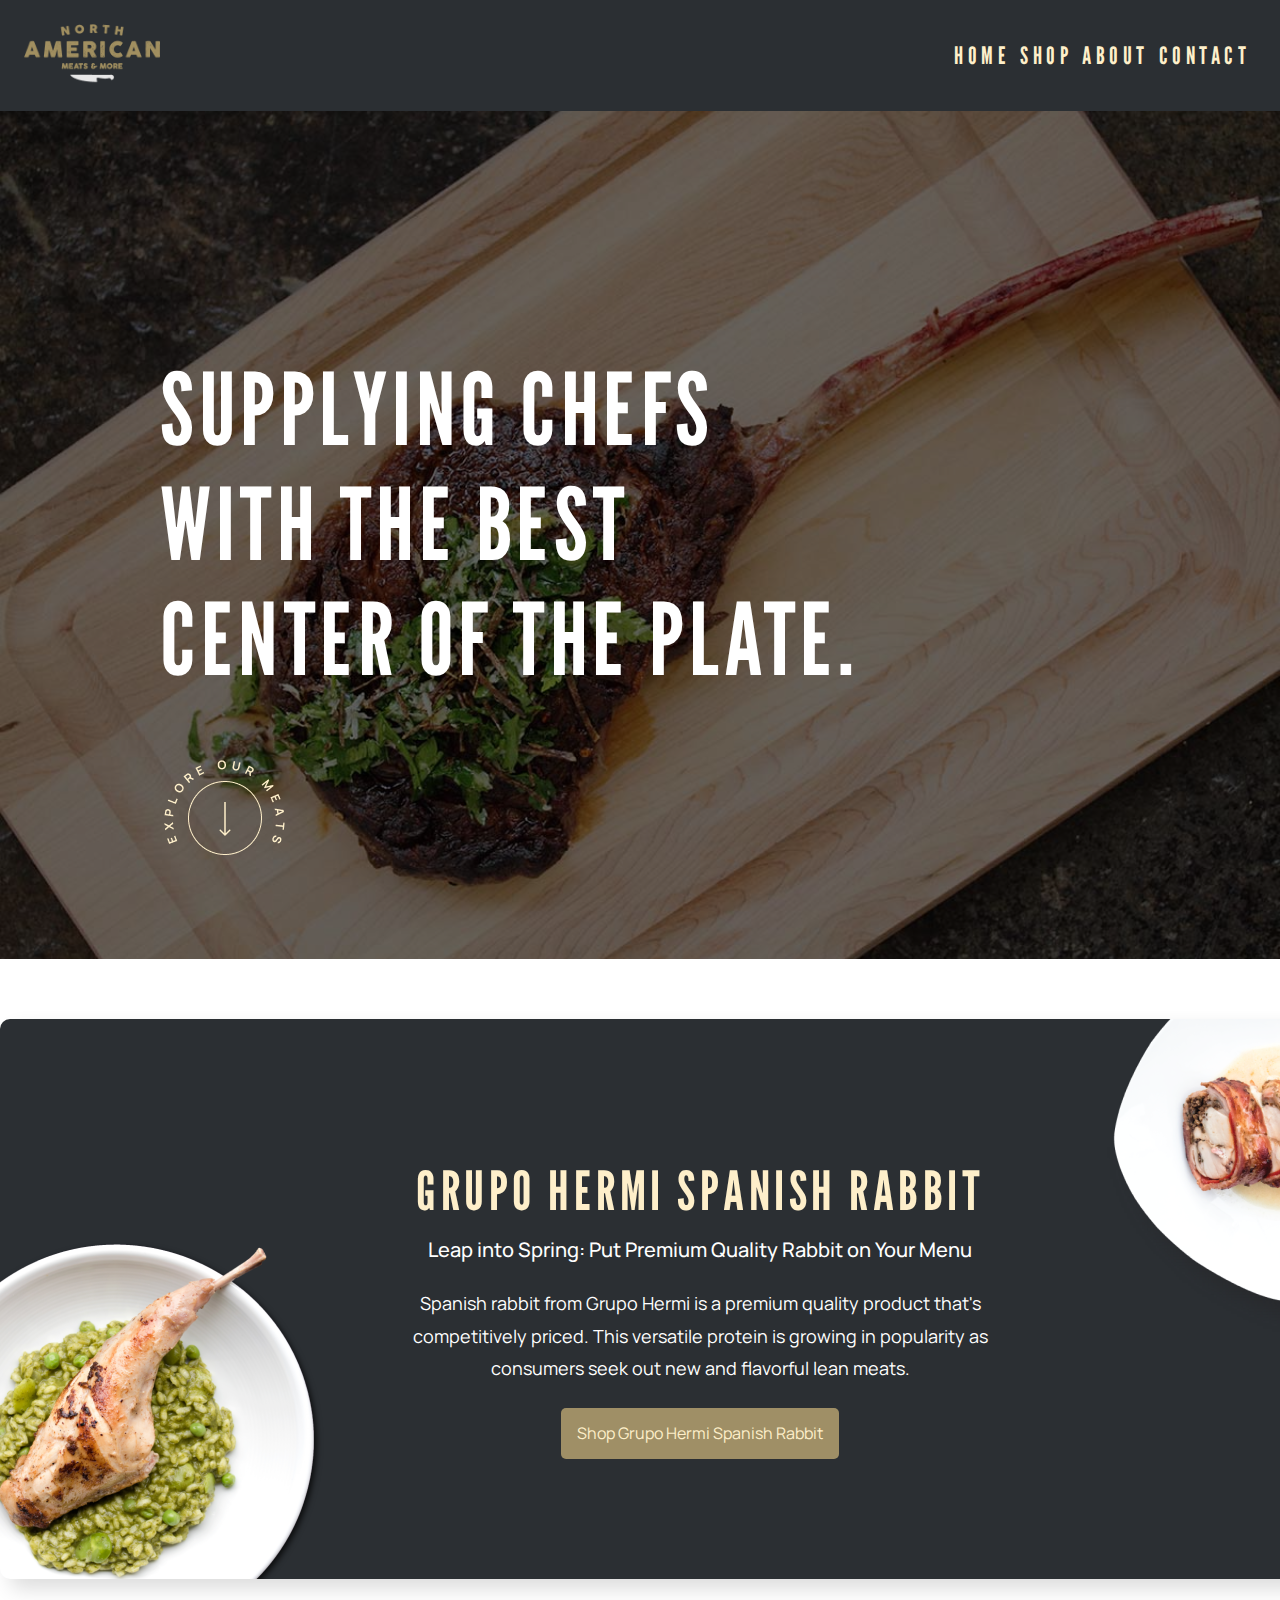
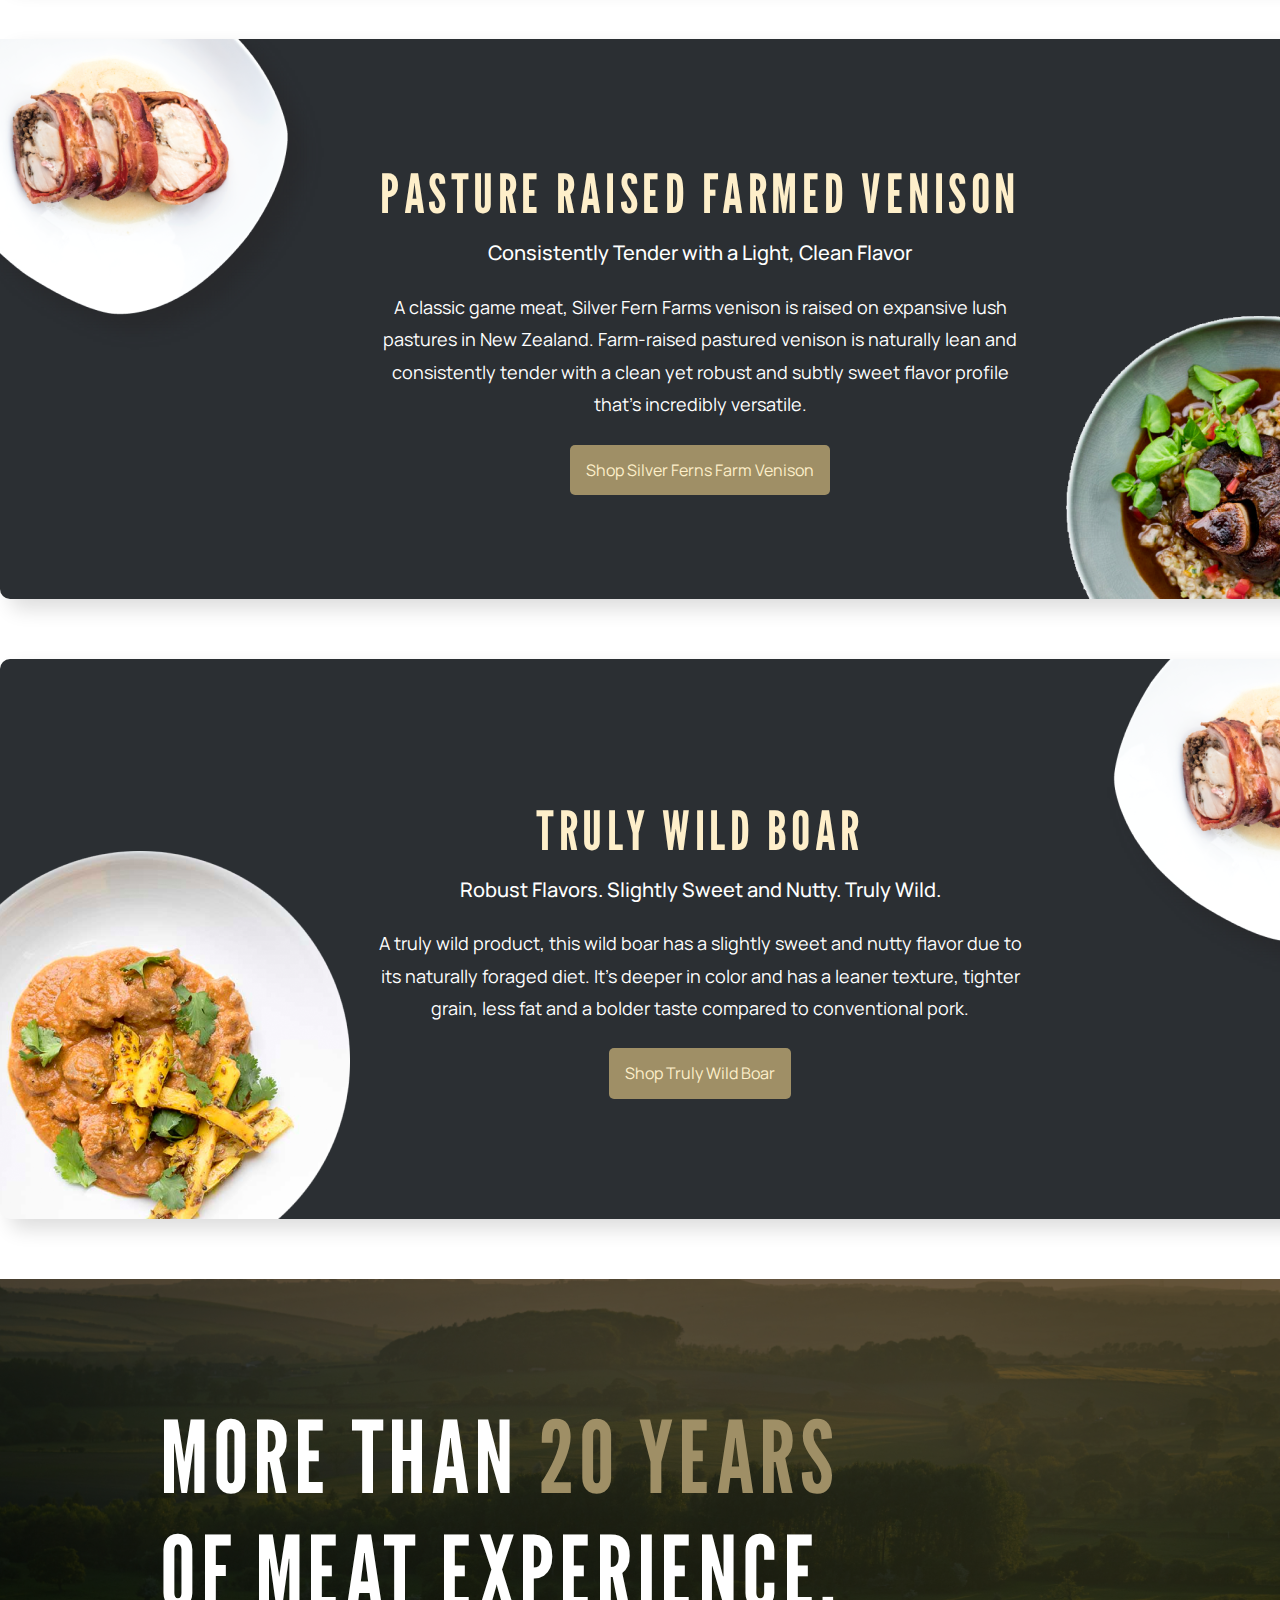
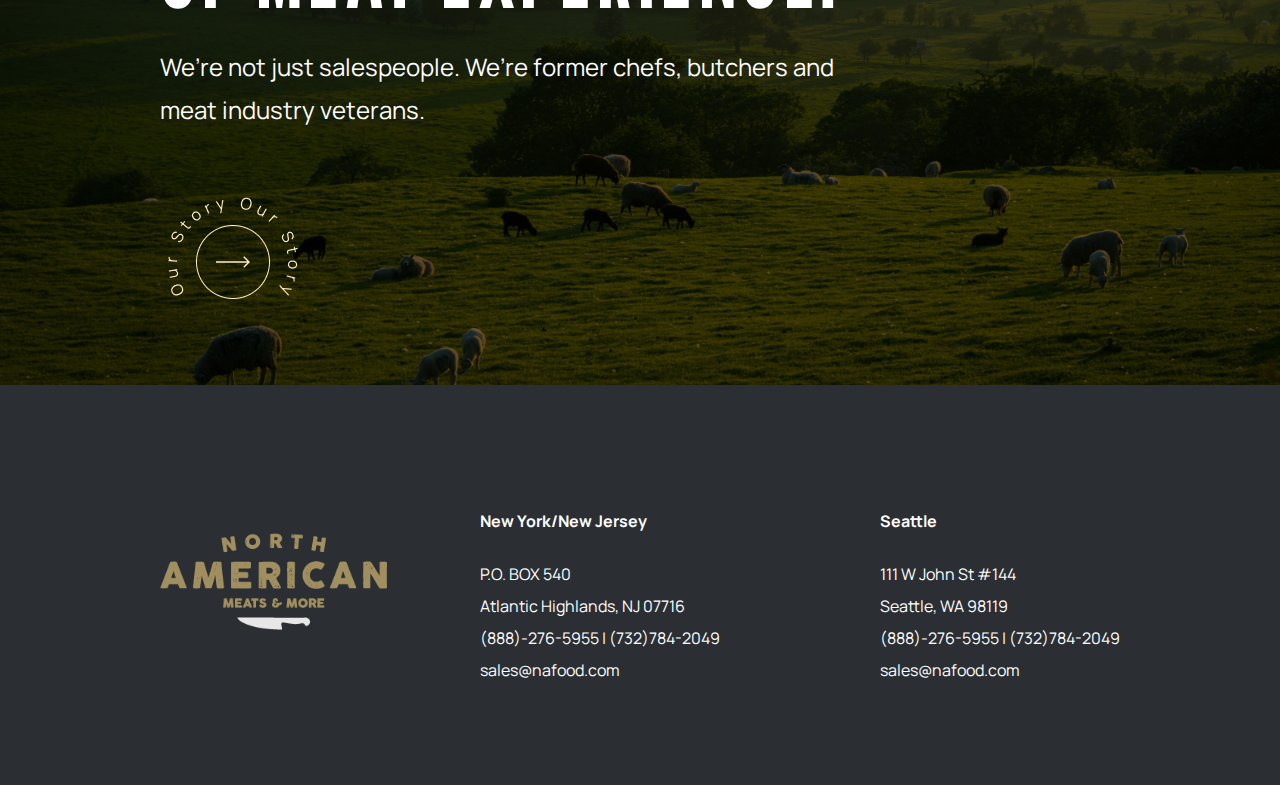
<file: index.html>
<!DOCTYPE html>
<html lang="en">
<head>
  <meta charset="UTF-8">
  <meta http-equiv="X-UA-Compatible" content="IE=edge">
  <meta name="viewport" content="width=device-width, initial-scale=1.0">
  <title>NA Meats & More - Top Quality Specialty Meats</title>

  <link rel="stylesheet" href="styles/normalize.css">
  <link rel="stylesheet" href="styles/styles.css">
</head>
<body>
  <nav class="nav-bar">
    <div class="logo">
      <img src="assets/logo-primary-300.1.png">
    </div>
    <ul class="nav-links">
      <li><a href="#home">Home</a></li>
      <li><a href="products.html">Shop</a></li>
      <li><a href="#about">About</a></li>
      <li><a href="#contact">Contact</a></li>
    </ul>
  </nav>

  <div class="hero-section">
    <div class="hero-inner">
      <p class="hero-text">
        Supplying Chefs with the Best Center of the Plate.
      </p>

      <div class="ellipse">
        <a href="#mea"><img src="assets/pointer ellipse down.png"></a>
      </div>
    </div>
  </div>

  <div id="meats"></div>

  <!-- card showing the rabbit info -->
  <div class="rabbit container">
    <img src="assets/rabbit-section-image-2.png" class="rabbit-image-right">
    <div class="container-inner">
      <h2>GRUPO HERMI SPANISH RABBIT</h2>
      <h4>Leap into Spring: Put Premium Quality Rabbit on Your Menu</h4>
      <p>Spanish rabbit from Grupo Hermi is a premium quality product that's 
        competitively priced. This versatile protein is growing in popularity 
        as consumers seek out new and flavorful lean meats.</p>
      <button>Shop Grupo Hermi Spanish Rabbit</button>
    </div>
  </div>

  <!-- card showing venison -->
  <div class="venison container">
    <img src="assets/venison-image-left.png" class="venison-image-right">
    <div class="container-inner">
      <h2>PASTURE RAISED FARMED VENISON</h2>
      <h4>Consistently Tender with a Light, Clean Flavor</h4>
      <p>A classic game meat, Silver Fern Farms venison is raised on expansive lush 
         pastures in New Zealand. Farm-raised pastured venison is naturally lean and 
         consistently tender with a clean yet robust and subtly sweet flavor profile 
         that's incredibly versatile.</p>
      <button>Shop Silver Ferns Farm Venison</button>
    </div>
  </div>

  <!-- card showing the wild boar info -->
  <div class="wild-boar container">
    <img src="assets/wild-boar-image-right.png" class="wild-boar-image-right">
    <div class="container-inner">
      <h2>TRULY WILD BOAR</h2>
      <h4>Robust Flavors. Slightly Sweet and Nutty. Truly Wild.</h4>
      <p>A truly wild product, this wild boar has a slightly sweet and nutty flavor 
         due to its naturally foraged diet. It's deeper in color and has a leaner texture, 
         tighter grain, less fat and a bolder taste compared to conventional pork.</p>
      <button>Shop Truly Wild Boar</button>
    </div>
  </div>

  <div class="secondary-hero">
    <div class="secondary-hero-inner">
      <p class="secondary-hero-hero">
        More than <span class="yellow">20 years</span> of meat experience.
      </p>
      <p class="secondary-hero-text">We’re not just salespeople. We’re former chefs, butchers and meat industry veterans.</p>

      <div class="ellipse">
        <img src="assets/our-story-cta.png">
      </div>
    </div>
  </div>

  <div class="footer">
    <div class="footer-logo">
      <img src="../assets/logo-primary-300.1.png">
    </div>
    <div class="footer-text">
      <div id="ny">
        <h4>New York/New Jersey</h4>
        <p>P.O. BOX 540<br>
           Atlantic Highlands, NJ 07716<br>
           (888)-276-5955 | (732)784-2049<br>
           sales@nafood.com
        </p>
      </div>
      <div id="seattle">
        <h4>Seattle</h4>
        <p>111 W John St #144<br>
           Seattle, WA 98119<br>
           (888)-276-5955 | (732)784-2049<br>
           sales@nafood.com
        </p>
      </div>
    </div>
  </div>

</body>
</html>
</file>
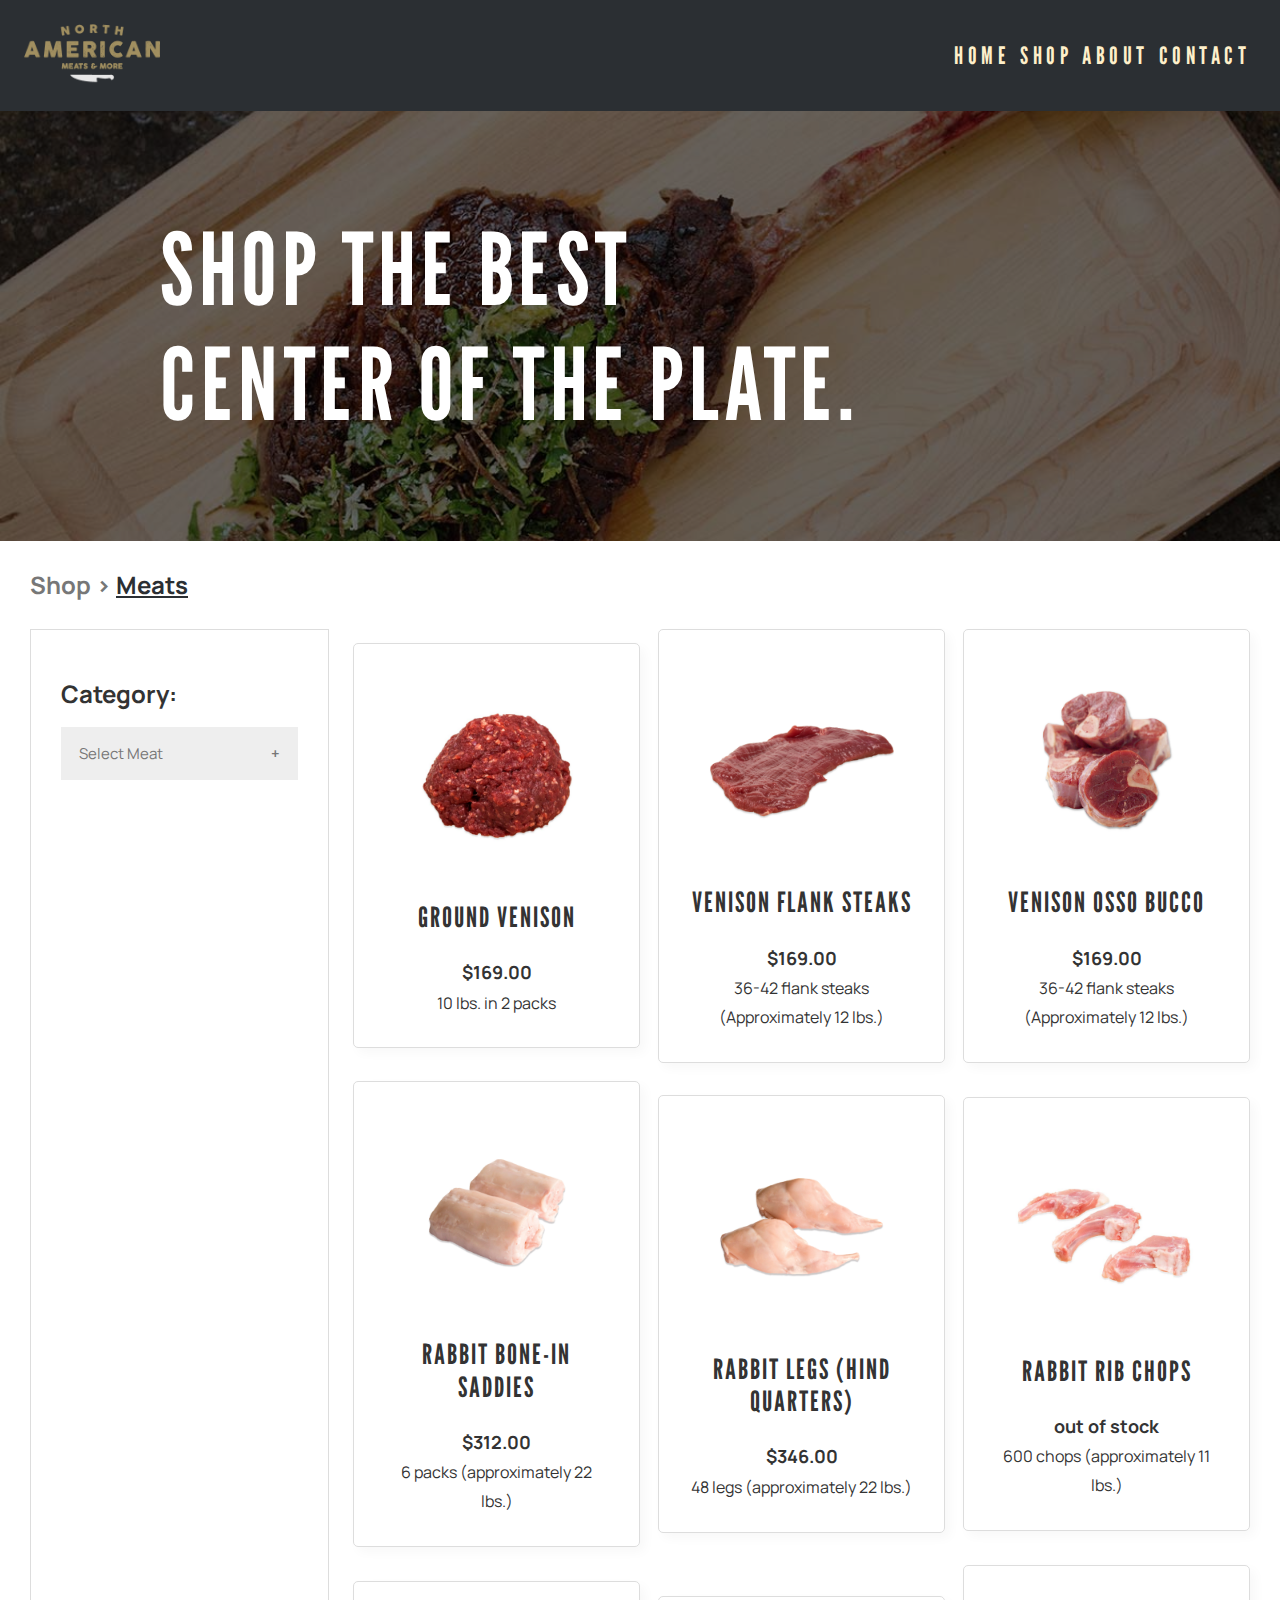
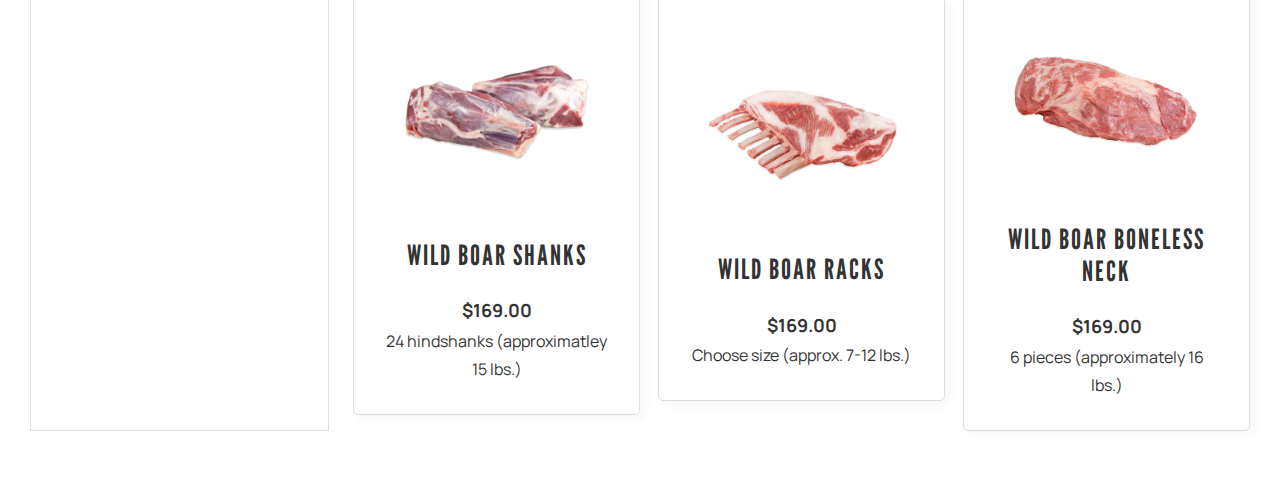
<file: products.html>
<!DOCTYPE html>
<html lang="en">
<head>
  <meta charset="UTF-8">
  <meta http-equiv="X-UA-Compatible" content="IE=edge">
  <meta name="viewport" content="width=device-width, initial-scale=1.0">
  <title>Shop - NA Meats & More</title>

  <link rel="stylesheet" href="styles/normalize.css">
  <link rel="stylesheet" href="styles/styles.css">
</head>
<body>

    <nav class="nav-bar">
        <div class="logo">
          <img src="assets/logo-primary-300.1.png">
        </div>
        <ul class="nav-links">
          <li><a href="#home">Home</a></li>
          <li><a href="#shop">Shop</a></li>
          <li><a href="#about">About</a></li>
          <li><a href="#contact">Contact</a></li>
        </ul>
      </nav>
    
      <div class="shop-hero">
        <div class="hero-inner">
          <p class="hero-text">
            Shop the Best Center of the Plate.
          </p>
    
        </div>
      </div>

      <div class="product-heading">
        <h2>Shop > <span class="active-category">Meats</span></h>
      </div>

    <div class="all-products">

        <div class="product-sidebar">
          <h2>Category:</h2>
          <button class="accordion">Select Meat</button>
            <div class="panel">
                <a href="#">All Meats</a>
                <a href="#">Rabbit</a>
                <a href="#">Venison</a>
                <a href="#">Wild Boar</a>
            </div>
          
        </div>
        <div id="product-container">

        </div>

    </div>

    <script src="scripts/script.js"></script>
</body>
</html>
</file>
<file: styles/styles.css>
@import url('https://fonts.googleapis.com/css2?family=League+Gothic&family=Manrope:wght@300;400;500;700;800&display=swap');

/* html, body {
  margin: 0;
} */

body {
  font-family:"Manrope", Arial, Helvetica, sans-serif;
  color: #333333;
}

p {
  margin: 0;
}

/* styling the nav bar */

.nav-bar {
  background-color: #2B2F33;
  /* opacity: 80%; */
  /* position: fixed; */
  top: 0;
  left: 0;
  width: 100%;
  /* padding: 30px; */
  display: flex;
  justify-content: space-between;
  align-items: center;
  z-index: 100;
}

.logo {
  margin-right: auto;
  padding: 24px;
}

.logo img {
  height: 60px;
  width: auto;
}

.nav-links {
  list-style-type: none;
  display: flex;
  padding-right: 30px;
}

.nav-links li {
  margin-left: 10px;
}

.nav-links li:first-child {
  margin-left: 0;
}

.nav-links a {
  text-decoration: none;
  color: #f2f2f2;
  font-family: "League Gothic";
  font-size: 24px;
  text-transform: uppercase;
  letter-spacing: 4.5px;
  color: #FEEFCA;
  font-weight: 300;
}

/* styling the hero section */

.hero-section {
  /* margin: auto; */
  background-color: #666666;
  background-image: url('../assets/mf-KobeTomahawkFeature.jpeg');
  background-size: 100%;
  background-position: center;
  background-repeat: no-repeat;
  background-blend-mode: multiply;
  position: relative;
}

.hero-section {
  padding-left: 160px;
  padding-top: 240px;
  padding-bottom: 100px;
}

.hero-text {
  font-size: 100px;
  font-family: "League Gothic", system-ui, -apple-system, BlinkMacSystemFont, 'Segoe UI', Roboto, Oxygen, Ubuntu, Cantarell, 'Open Sans', 'Helvetica Neue', sans-serif;
  color: #FFFFFF;
  letter-spacing: 4.5px;
  text-transform: uppercase;
  max-width: 700px;
}

.ellipse {
  padding-top: 60px;
}

.container {
  padding: 30px;
  background-color: #2B2F33;
  height: 500px;
  width: 1340px;
  margin-left: auto;
  margin-right: auto;
  margin-top: 60px;
  margin-bottom: 60px;
  display: flex;
  align-items: center;
  position: relative;
  border-radius: 10px;
  box-shadow: 10px 10px 20px #DDD;
}

/* rabbit bg and img */

.rabbit {
  background-image: url('../assets/rabbit-section-left-img.png');
  background-repeat: no-repeat;
  background-position: left bottom;
}

.rabbit-image-right {
  position: absolute;
  right: 0;
  top: 0;
}

/* venison bg and img */

.venison {
  background-image: url('../assets/venison-image-right.png');
  background-repeat: no-repeat;
  background-position: right bottom;
}

.venison-image-right {
  position: absolute;
  left: 0;
  top: 0;
}

.wild-boar {
  background-image: url('../assets/wild-boar-image-left.png');
  background-repeat: no-repeat;
  background-position: left bottom;
}

.wild-boar-image-right {
  position: absolute;
  right: 0;
  top: 0;
}

.container-inner {
  width: 650px;
  margin: auto;
  display: flex;
  flex-direction: column;
  justify-content: space-between;
  align-items: center;
}

.container-inner h2 {
  font-family: "League Gothic", system-ui, -apple-system, BlinkMacSystemFont, 'Segoe UI', Roboto, Oxygen, Ubuntu, Cantarell, 'Open Sans', 'Helvetica Neue', sans-serif;
  font-size: 54px;
  letter-spacing: 4.5px;
  color: #FEEFCA;
  text-align: center;
  margin-bottom: 0;
  font-weight: 400;
}

.container-inner h4 {
  font-family: "Manrope", system-ui, -apple-system, BlinkMacSystemFont, 'Segoe UI', Roboto, Oxygen, Ubuntu, Cantarell, 'Open Sans', 'Helvetica Neue', sans-serif;
  font-size: 20px;
  font-weight: 500;
  color: #FFFFFF;
  text-align: center;
  margin-top: 16px;;
}

.container-inner p {
  font-family: "Manrope", system-ui, -apple-system, BlinkMacSystemFont, 'Segoe UI', Roboto, Oxygen, Ubuntu, Cantarell, 'Open Sans', 'Helvetica Neue', sans-serif;
  font-size: 18px;
  color: #FFFFFF;
  text-align: center;
  line-height: 1.8;
}

.container-inner button {
  margin-top: 24px;
  margin-bottom: 24px;
  padding: 16px;
  border: none;
  color: #FEEFCA;
  border-radius: 5px;
  background-color: #9F8F66;
}

/* styling the footer */

.secondary-hero {
  /* margin: auto; */
  background-color: #666666;
  background-image: url('../assets/secondary-hero-bg.jpg');
  background-size: 100%;
  background-position: center;
  background-repeat: no-repeat;
  background-blend-mode: multiply;
  position: relative;
}

.secondary-hero {
  padding-left: 160px;
  padding-top: 120px;
  padding-bottom: 80px;
}

.secondary-hero-hero {
  font-size: 100px;
  font-family: "League Gothic", system-ui, -apple-system, BlinkMacSystemFont, 'Segoe UI', Roboto, Oxygen, Ubuntu, Cantarell, 'Open Sans', 'Helvetica Neue', sans-serif;
  color: #FFFFFF;
  letter-spacing: 4.5px;
  text-transform: uppercase;
  max-width: 700px;
}

.secondary-hero-text {
  font-size: 24px;
  line-height: 1.8;
  font-weight: 400;
  font-family: "Manrope", system-ui, -apple-system, BlinkMacSystemFont, 'Segoe UI', Roboto, Oxygen, Ubuntu, Cantarell, 'Open Sans', 'Helvetica Neue', sans-serif;
  color: #FFFFFF;
  max-width: 700px;
  margin-top: 16px;
}

.yellow {
  color: #9F8F66;
}

.footer {
  height: 400px;
  display: flex;
  justify-content: space-between;
  padding-left: 160px;
  padding-right: 160px;
  background-color: #2B2F33;
  align-items: center;
}

.footer-logo img {
  height: 100px;
  width: auto;
}

.footer-text {
  display: flex;
  justify-content: space-evenly;
  color: #FFFFFF;
  line-height: 2;
}

.footer-text div:first-child {
  margin-right: 160px;
}


/* styling the products page */

.shop-hero {
  /* margin: auto; */
  background-color: #666666;
  background-image: url('../assets/mf-KobeTomahawkFeature.jpeg');
  background-size: 100%;
  background-position: center;
  background-repeat: no-repeat;
  background-blend-mode: multiply;
  position: relative;
}

.shop-hero {
  padding-left: 160px;
  padding-top: 100px;
  padding-bottom: 100px;
}

.hero-text {
  font-size: 100px;
  font-family: "League Gothic", system-ui, -apple-system, BlinkMacSystemFont, 'Segoe UI', Roboto, Oxygen, Ubuntu, Cantarell, 'Open Sans', 'Helvetica Neue', sans-serif;
  color: #FFFFFF;
  letter-spacing: 4.5px;
  text-transform: uppercase;
  max-width: 700px;
}

.product-heading {
  padding: 10px 30px 10px 30px;
  color: #777777;
}

.active-category {
  color: #2B2F33;
  text-decoration: underline;
}

.all-products {
  display: grid;
  grid-template-columns: 1fr 3fr;
  grid-gap: 24px;
  padding-left: 30px;
  padding-right: 30px;
  margin-bottom: 50px;
}

.product-sidebar {
  border: solid 1px #DDD;
  padding: 30px;
}

#product-container {
  display: grid;
  grid-template-columns: 3fr 3fr 3fr;
  gap: 18px;
  /* padding: 20px; */
  align-items: center;
}

#product-container h2 {
  font-family: "League Gothic";
  text-transform: uppercase;
  letter-spacing: 2px;
  font-weight: 400;
  font-size: 28px;
}

#product-container p {
  line-height: 1.8;
}

.price {
  font-size: 18px;
  font-weight: 700;
}

.products {
  border: 1px solid #DDD;
  padding: 30px;
  text-align: center;
  border-radius: 5px;
  box-shadow: 5px 5px 12px #f8f8f8;
}

.accordion {
  background-color: #eee;
  color: #777;
  cursor: pointer;
  padding: 18px;
  width: 100%;
  border: none;
  text-align: left;
  outline: none;
  font-size: 15px;
  transition: 0.4s;
}

.active, .accordion:hover {
  background-color: #ccc;
}

.accordion:after {
  content: '\002B';
  color: #777;
  font-weight: bold;
  float: right;
  margin-left: 5px;
}

.active:after {
  content: "\2212";
}

.panel {
  padding: 0 18px;
  background-color: white;
  display: none;
}

.panel a {
  color: #333333;
  display: block;
  padding: 5px 0;
  text-decoration: none;
  line-height: 1.8;
}

@media (max-width: 1100px) {

  .hero-section {
    /* margin: auto; */
    background-color: #666666;
    background-image: url('../assets/mf-KobeTomahawkFeature.jpeg');
    background-size: auto;
    background-position: cover;
    background-repeat: no-repeat;
    background-blend-mode: multiply;
    position: relative;
  }

  .hero-text {
    font-size: 72px;
    font-family: "League Gothic", system-ui, -apple-system, BlinkMacSystemFont, 'Segoe UI', Roboto, Oxygen, Ubuntu, Cantarell, 'Open Sans', 'Helvetica Neue', sans-serif;
    color: #FFFFFF;
    letter-spacing: 4.5px;
    text-transform: uppercase;
    max-width: 700px;
  }

  .hero-section {
    padding-left: 50px;
    padding-top: 280px;
    padding-bottom: 100px;
  }

  .container {
    width: 940px;
    height: 480px;
  }

  .container-inner {
    /* padding: 60px; */
    margin: auto;
    display: flex;
    flex-direction: column;
    justify-content: space-between;
    align-items: center;
  }

  .rabbit {
    background-image: url('../assets/rabbit-section-left-img.png');
    background-size: 30%;
    background-repeat: no-repeat;
    background-position: left bottom;
  }

  .rabbit-image-right {
    width: 250px;
  }

}


@media (max-width: 680px) {

  .hero-section {
    /* margin: auto; */
    background-color: #666666;
    background-image: url('../assets/mf-KobeTomahawkFeature.jpeg');
    background-size: auto;
    background-position: cover;
    background-repeat: no-repeat;
    background-blend-mode: multiply;
    position: relative;
  }

  .hero-text {
    font-size: 64px;
    font-family: "League Gothic", system-ui, -apple-system, BlinkMacSystemFont, 'Segoe UI', Roboto, Oxygen, Ubuntu, Cantarell, 'Open Sans', 'Helvetica Neue', sans-serif;
    color: #FFFFFF;
    letter-spacing: 4.5px;
    text-transform: uppercase;
    max-width: 700px;
  }

  .hero-section {
    padding-left: 30px;
    padding-top: 280px;
    padding-bottom: 100px;
  }
  
  .container {
    width: 580px;
    height: auto;
    margin-top: 30px;
    margin-bottom: 30px;
  }

  .container-inner {
    padding: 40px;
    margin: auto;
    display: flex;
    flex-direction: column;
    justify-content: space-between;
    align-items: center;
  }

  .rabbit {
    background-image: url('../assets/rabbit-section-left-img.png');
    background-size: 25%;
    background-repeat: no-repeat;
    background-position: left bottom;
  }

  .rabbit-image-right {
    width: 200px;
    display: none;
  }

  .venison {
    background-image: url('../assets/venison-image-right.png');
    background-size: 30%;
    background-repeat: no-repeat;
    background-position: right bottom;
  }

  .venison-image-right {
    display: none;
  }

  .rabbit-image-right {
    width: 200px;
    display: none;
  }

  .wild-boar {
    background-image: url('../assets/wild-boar-image-left.png');
    background-size: 25%;
    background-repeat: no-repeat;
    background-position: left bottom;
  }
  
  .wild-boar-image-right {
    display: none;
  }

}

@media (max-width: 480px) {

  .nav-links a {
    display: none;
  }

  .hero-section {
    /* margin: auto; */
    background-color: #666666;
    background-image: url('../assets/mf-KobeTomahawkFeature.jpeg');
    background-size: auto;
    background-position: center;
    background-repeat: no-repeat;
    background-blend-mode: multiply;
    position: relative;
  }

  .hero-text {
    font-size: 64px;
    font-family: "League Gothic", system-ui, -apple-system, BlinkMacSystemFont, 'Segoe UI', Roboto, Oxygen, Ubuntu, Cantarell, 'Open Sans', 'Helvetica Neue', sans-serif;
    color: #FFFFFF;
    letter-spacing: 4.5px;
    text-transform: uppercase;
    max-width: 400px;
  }

  .hero-section {
    padding: 80px 30px 80px 30px;
  }

  .container {
    width: 300px;
    height: auto;
    margin-left: 30px;
    margin-right: 30px;
  }

  .container-inner {
    padding: 0px;
    margin: auto;
    display: flex;
    flex-direction: column;
    justify-content: space-between;
    align-items: center;
  }

  .rabbit {
    background-image: url('../assets/rabbit-section-left-img.png');
    background-size: 40%;
    background-repeat: no-repeat;
    background-position: left bottom;
  }

  .venison {
    background-image: url('../assets/venison-image-right.png');
    background-size: 40%;
    background-repeat: no-repeat;
    background-position: right bottom;
  }

  .venison-image-right {
    display: none;
  }

  .rabbit-image-right {
    display: none;
  }

  .wild-boar {
    background-image: url('../assets/wild-boar-image-left.png');
    background-size: 35%;
    background-repeat: no-repeat;
    background-position: left bottom;
  }
  
  .wild-boar-image-right {
    display: none;
  }

  .container-inner h2 {
    font-family: "League Gothic", system-ui, -apple-system, BlinkMacSystemFont, 'Segoe UI', Roboto, Oxygen, Ubuntu, Cantarell, 'Open Sans', 'Helvetica Neue', sans-serif;
    font-size: 48px;
    letter-spacing: 4.5px;
    color: #FEEFCA;
    text-align: center;
    margin-bottom: 0;
    font-weight: 400;
  }
  
  .container-inner h4 {
    font-family: "Manrope", system-ui, -apple-system, BlinkMacSystemFont, 'Segoe UI', Roboto, Oxygen, Ubuntu, Cantarell, 'Open Sans', 'Helvetica Neue', sans-serif;
    font-size: 16px;
    font-weight: 600;
    color: #FFFFFF;
    text-align: center;
    margin-top: 16px;;
    line-height: 1.8;
  }
  
  .container-inner p {
    font-family: "Manrope", system-ui, -apple-system, BlinkMacSystemFont, 'Segoe UI', Roboto, Oxygen, Ubuntu, Cantarell, 'Open Sans', 'Helvetica Neue', sans-serif;
    font-size: 16px;
    color: #FFFFFF;
    text-align: center;
    line-height: 1.8;
  }

  .footer {
    height: auto;
    display: flex;
    flex-direction: column;
    padding-left: 0;
    padding-right: 0;
    padding-top: 30px;
    padding-bottom: 30px;
  }

  .secondary-hero {
    /* margin: auto; */
    background-color: #666666;
    background-image: url('../assets/secondary-hero-bg.jpg');
    background-size: auto 100%;
    background-position: center;
    background-repeat: no-repeat;
    background-blend-mode: multiply;
    position: relative;
  }

  .secondary-hero-hero {
    font-size: 60px;
    font-family: "League Gothic", system-ui, -apple-system, BlinkMacSystemFont, 'Segoe UI', Roboto, Oxygen, Ubuntu, Cantarell, 'Open Sans', 'Helvetica Neue', sans-serif;
    color: #FFFFFF;
    letter-spacing: 4.5px;
    text-transform: uppercase;
    max-width: 400px;
  }
  
  .secondary-hero-text {
    font-size: 20px;
    line-height: 1.8;
    font-weight: 400;
    font-family: "Manrope", system-ui, -apple-system, BlinkMacSystemFont, 'Segoe UI', Roboto, Oxygen, Ubuntu, Cantarell, 'Open Sans', 'Helvetica Neue', sans-serif;
    color: #FFFFFF;
    max-width: 400px;
    margin-top: 16px;
  }

  .secondary-hero {
    padding-left: 20px;
    padding-top: 120px;
    padding-bottom: 80px;
  }

  .footer-text {
    display: flex;
    flex-direction: column;
    justify-content: space-evenly;
    color: #FFFFFF;
    line-height: 2;
    width: 80%;
    text-align: center;
  }

  .footer-logo img{
    width: 200px;
  }

  .footer-text div:first-child {
    margin-right: 0;
  }

}
</file>
